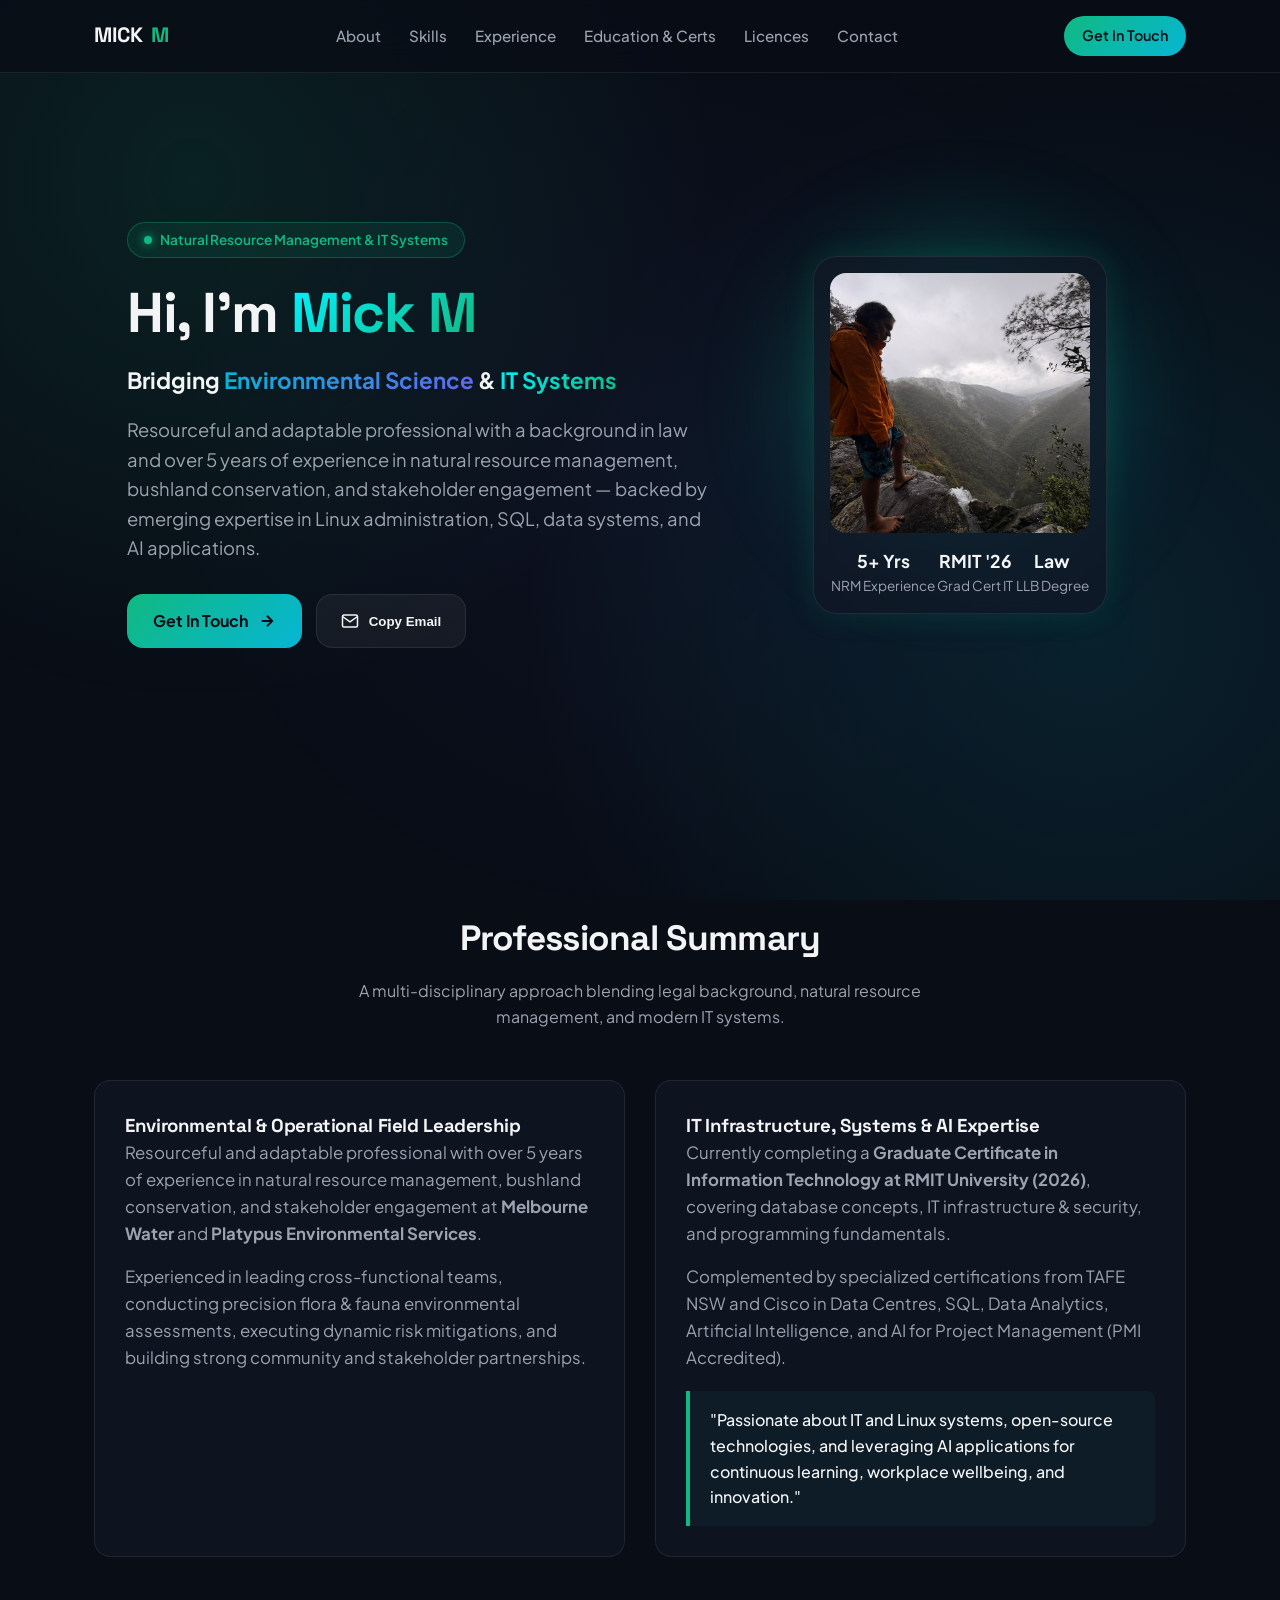
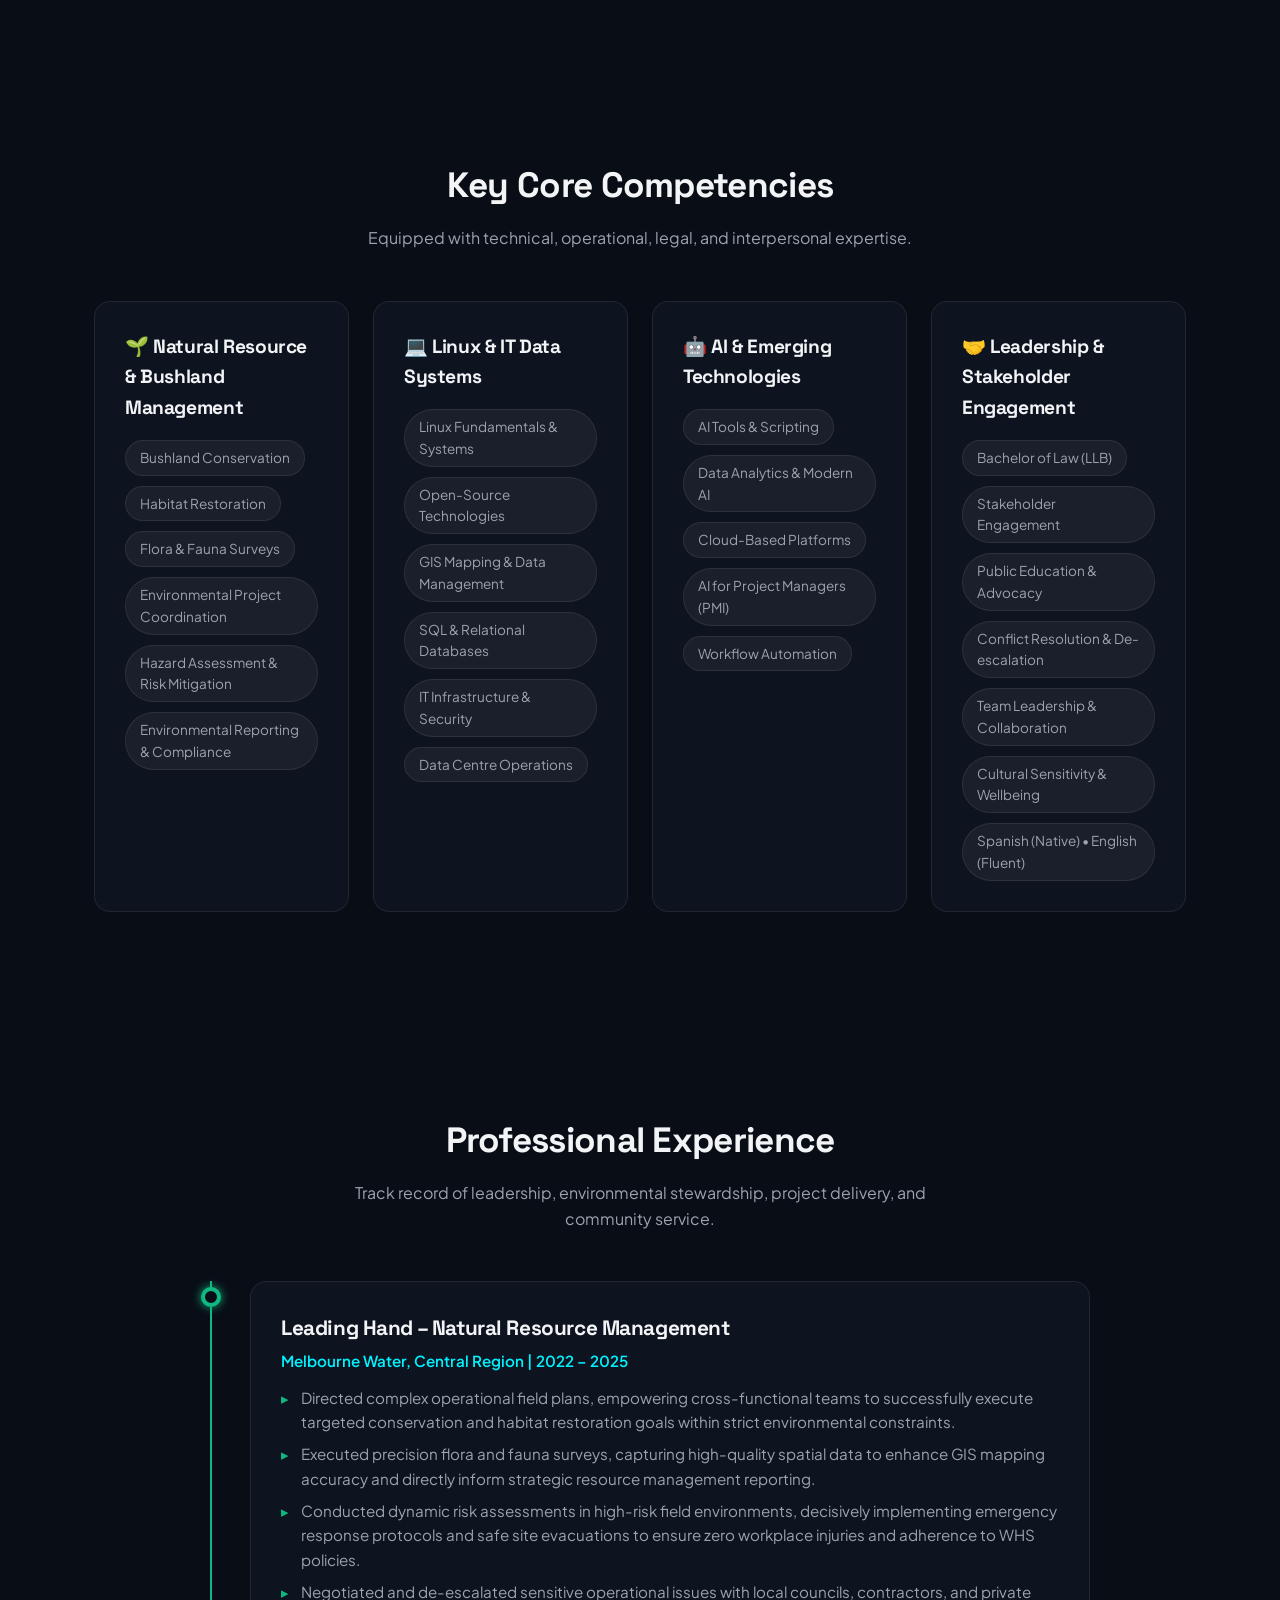
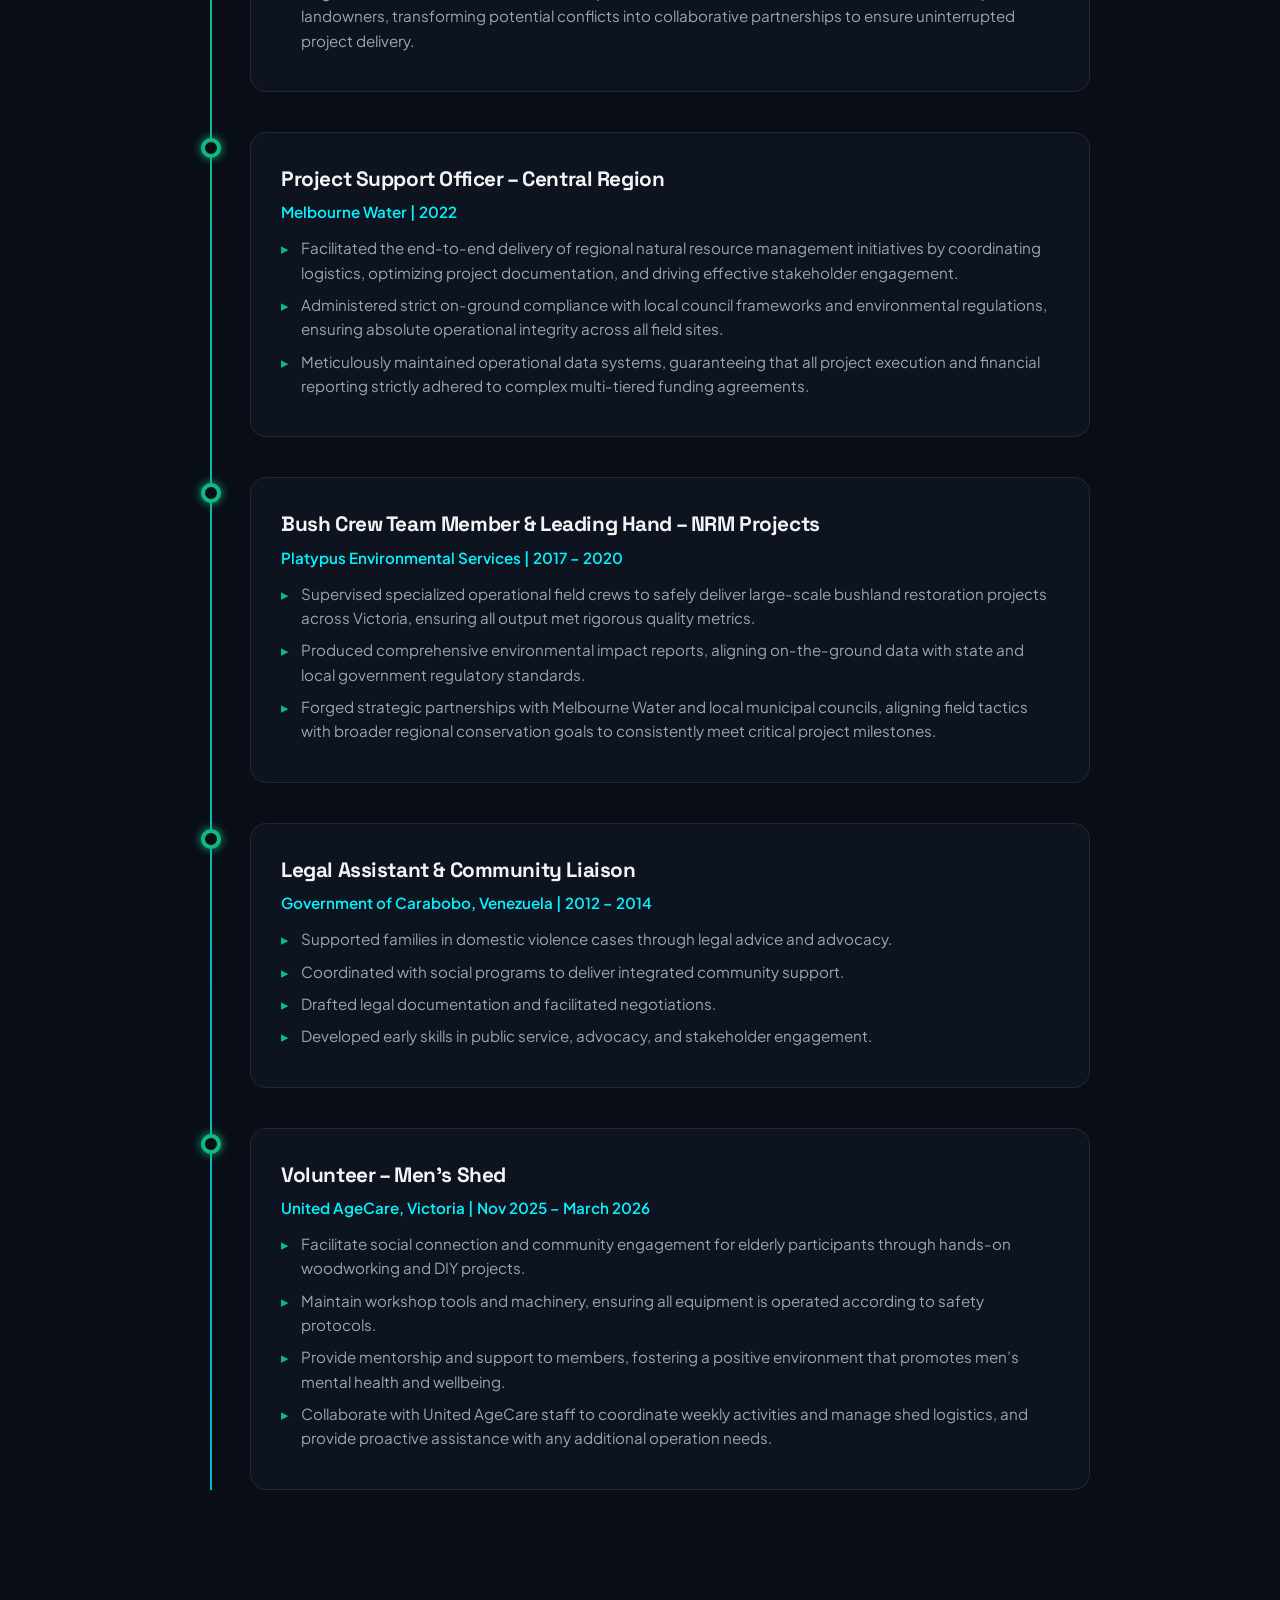
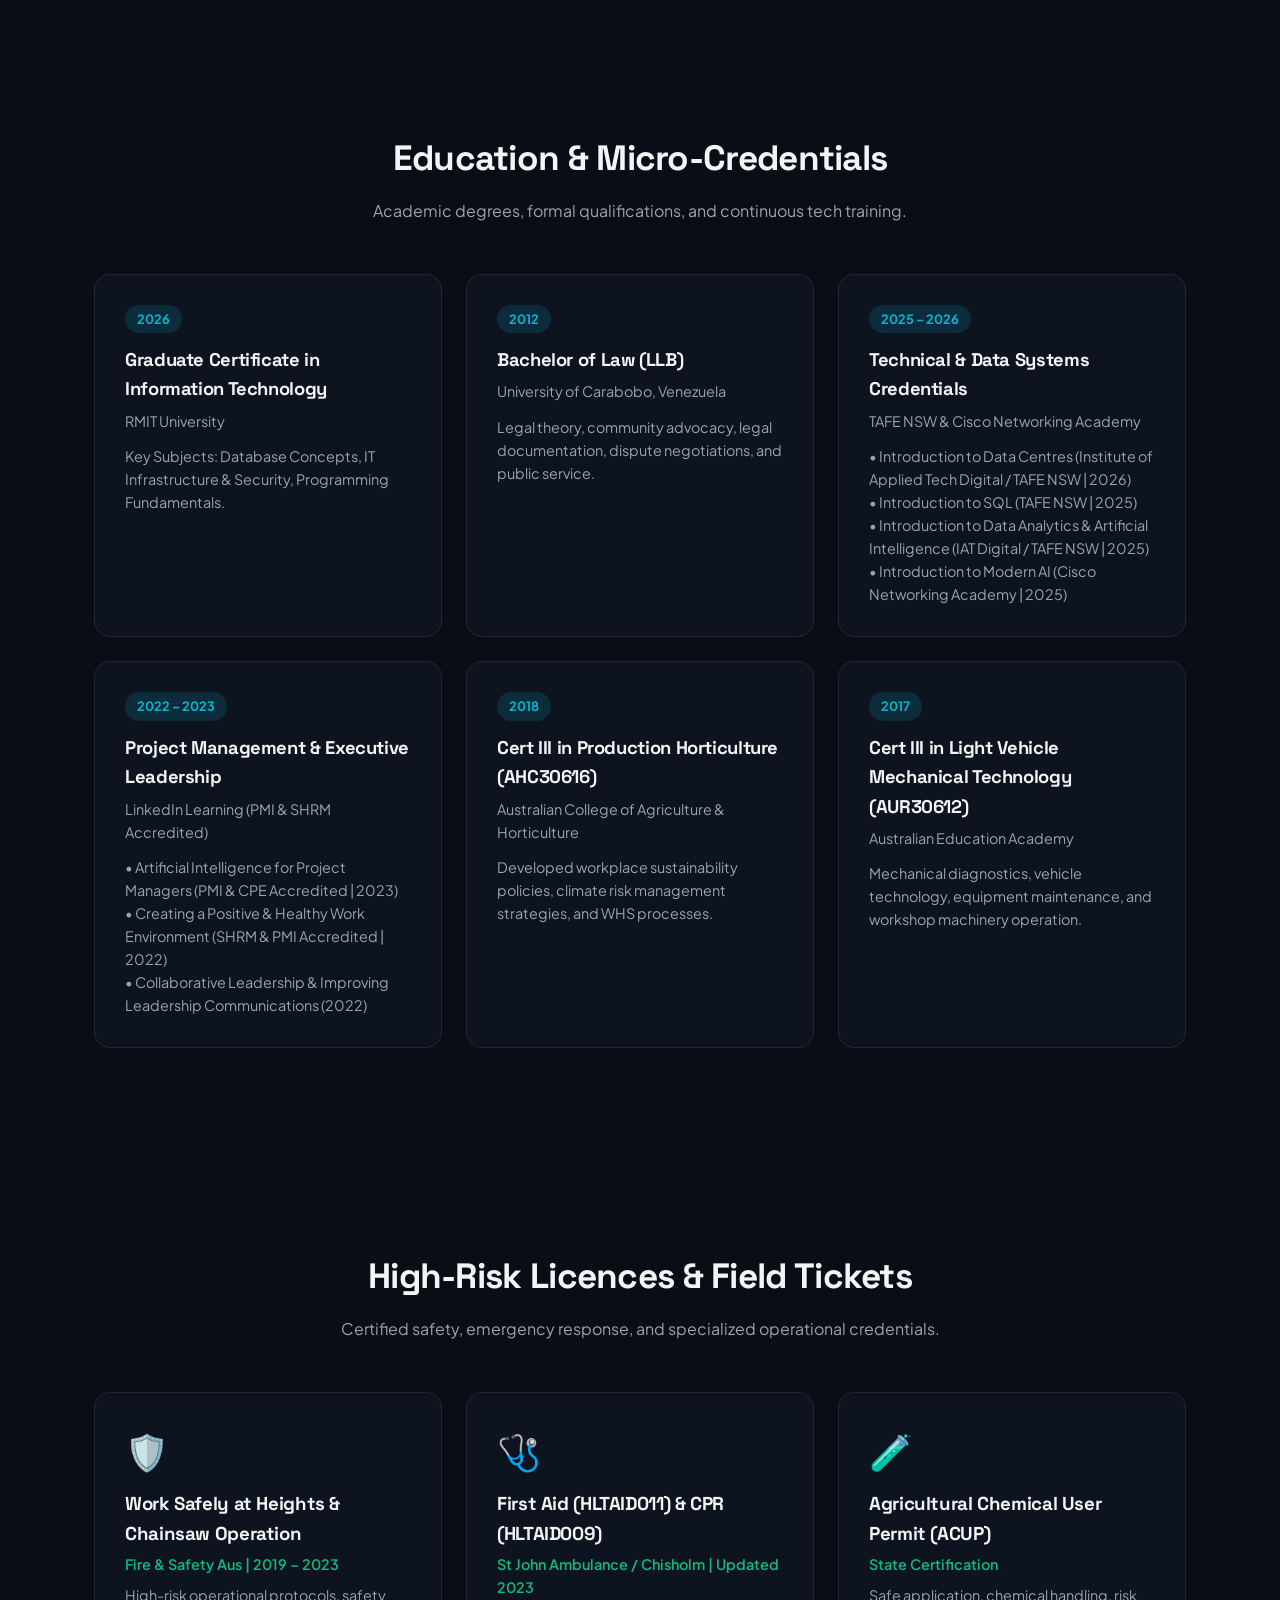
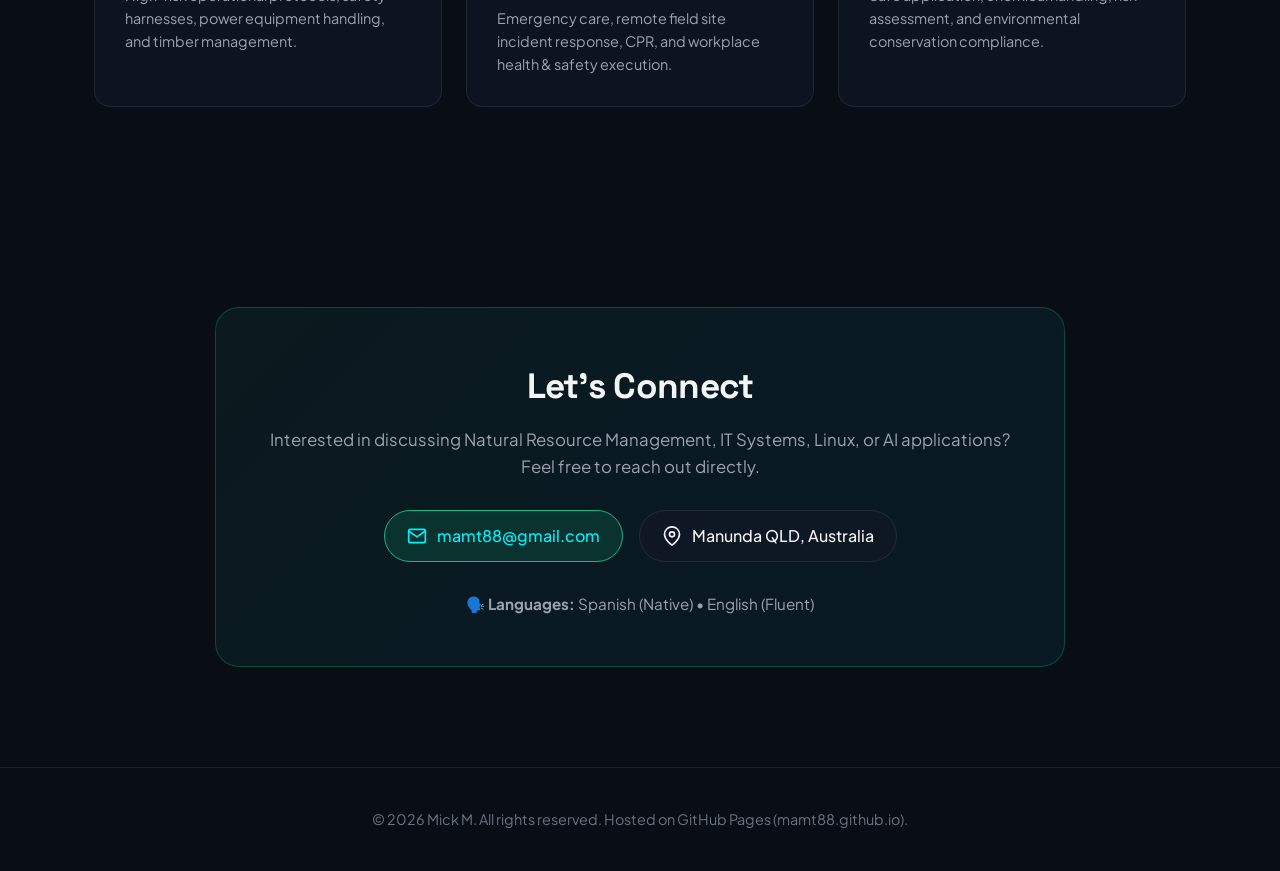
<file: index.html>
<!DOCTYPE html>
<html lang="en">
<head>
  <meta charset="UTF-8">
  <meta name="viewport" content="width=device-width, initial-scale=1.0">
  <title>Mick M | Natural Resource Management & IT Systems Specialist</title>
  <meta name="description" content="Personal Portfolio & Professional Profile of Mick M - Specialist in Natural Resource Management, IT Systems, Linux Administration, and AI Applications.">
  <meta name="keywords" content="Mick M, NRM, Environmental Management, IT Systems, Linux, RMIT, Melbourne Water, Data Analytics, GIS, Manunda QLD">
  <link rel="stylesheet" href="style.css">
  <link rel="icon" href="data:image/svg+xml,<svg xmlns=%22http://www.w3.org/2000/svg%22 viewBox=%220 0 100 100%22><text y=%22.9em%22 font-size=%2290%22>🌱</text></svg>">
</head>
<body>

  <!-- Background Ambient Glow -->
  <div class="bg-glow"></div>

  <!-- Navigation Bar -->
  <nav class="navbar">
    <div class="container nav-container">
      <a href="#" class="nav-logo">
        MICK <span>M</span>
      </a>
      <ul class="nav-links">
        <li><a href="#about">About</a></li>
        <li><a href="#skills">Skills</a></li>
        <li><a href="#experience">Experience</a></li>
        <li><a href="#education">Education & Certs</a></li>
        <li><a href="#tickets">Licences</a></li>
        <li><a href="#contact">Contact</a></li>
      </ul>
      <a href="mailto:mamt88@gmail.com" class="nav-btn">Get In Touch</a>
    </div>
  </nav>

  <!-- Hero Section -->
  <header class="hero">
    <div class="container hero-grid">
      <div class="hero-content">
        <div class="badge">
          <span class="badge-dot"></span>
          Natural Resource Management & IT Systems
        </div>
        <h1 class="hero-title">
          Hi, I'm <span class="gradient-text">Mick M</span>
        </h1>
        <p style="font-size: 1.4rem; font-weight: 700; color: var(--text-main); margin-bottom: 16px;">
          Bridging <span class="gradient-text-alt">Environmental Science</span> & <span class="gradient-text">IT Systems</span>
        </p>
        <p class="hero-subtitle">
          Resourceful and adaptable professional with a background in law and over 5 years of experience in natural resource management, bushland conservation, and stakeholder engagement — backed by emerging expertise in Linux administration, SQL, data systems, and AI applications.
        </p>
        <div class="hero-actions">
          <a href="mailto:mamt88@gmail.com" class="btn-primary">
            Get In Touch
            <svg width="18" height="18" viewBox="0 0 24 24" fill="none" stroke="currentColor" stroke-width="2.5"><path d="M5 12h14M12 5l7 7-7 7"/></svg>
          </a>
          <button onclick="copyEmail()" class="btn-secondary" title="Copy Email Address">
            <svg width="18" height="18" viewBox="0 0 24 24" fill="none" stroke="currentColor" stroke-width="2"><path d="M4 4h16c1.1 0 2 .9 2 2v12c0 1.1-.9 2-2 2H4c-1.1 0-2-.9-2-2V6c0-1.1.9-2 2-2z"/><polyline points="22,6 12,13 2,6"/></svg>
            Copy Email
          </button>
        </div>
      </div>

      <div class="hero-avatar-wrapper">
        <div class="avatar-glow"></div>
        <div class="avatar-card">
          <img src="avatar.jpg" alt="Mick M Profile Photo" class="avatar-img">
          <div class="avatar-meta">
            <div>
              <strong>5+ Yrs</strong>
              <span>NRM Experience</span>
            </div>
            <div>
              <strong>RMIT '26</strong>
              <span>Grad Cert IT</span>
            </div>
            <div>
              <strong>Law</strong>
              <span>LLB Degree</span>
            </div>
          </div>
        </div>
      </div>
    </div>
  </header>

  <!-- About Section -->
  <section id="about" class="section">
    <div class="container">
      <h2 class="section-title">Professional Summary</h2>
      <p class="section-subtitle">A multi-disciplinary approach blending legal background, natural resource management, and modern IT systems.</p>

      <div class="about-grid">
        <div class="glass-card about-text">
          <h3>Environmental & Operational Field Leadership</h3>
          <p>
            Resourceful and adaptable professional with over 5 years of experience in natural resource management, bushland conservation, and stakeholder engagement at <strong>Melbourne Water</strong> and <strong>Platypus Environmental Services</strong>.
          </p>
          <p>
            Experienced in leading cross-functional teams, conducting precision flora & fauna environmental assessments, executing dynamic risk mitigations, and building strong community and stakeholder partnerships.
          </p>
        </div>

        <div class="glass-card about-text">
          <h3>IT Infrastructure, Systems & AI Expertise</h3>
          <p>
            Currently completing a <strong>Graduate Certificate in Information Technology at RMIT University (2026)</strong>, covering database concepts, IT infrastructure & security, and programming fundamentals.
          </p>
          <p>
            Complemented by specialized certifications from TAFE NSW and Cisco in Data Centres, SQL, Data Analytics, Artificial Intelligence, and AI for Project Management (PMI Accredited).
          </p>
          <div class="highlight-box">
            "Passionate about IT and Linux systems, open-source technologies, and leveraging AI applications for continuous learning, workplace wellbeing, and innovation."
          </div>
        </div>
      </div>
    </div>
  </section>

  <!-- Skills Matrix -->
  <section id="skills" class="section">
    <div class="container">
      <h2 class="section-title">Key Core Competencies</h2>
      <p class="section-subtitle">Equipped with technical, operational, legal, and interpersonal expertise.</p>

      <div class="skills-grid">
        <div class="glass-card skill-card">
          <h3>🌱 Natural Resource & Bushland Management</h3>
          <div class="skill-tags">
            <span class="tag">Bushland Conservation</span>
            <span class="tag">Habitat Restoration</span>
            <span class="tag">Flora & Fauna Surveys</span>
            <span class="tag">Environmental Project Coordination</span>
            <span class="tag">Hazard Assessment & Risk Mitigation</span>
            <span class="tag">Environmental Reporting & Compliance</span>
          </div>
        </div>

        <div class="glass-card skill-card">
          <h3>💻 Linux & IT Data Systems</h3>
          <div class="skill-tags">
            <span class="tag">Linux Fundamentals & Systems</span>
            <span class="tag">Open-Source Technologies</span>
            <span class="tag">GIS Mapping & Data Management</span>
            <span class="tag">SQL & Relational Databases</span>
            <span class="tag">IT Infrastructure & Security</span>
            <span class="tag">Data Centre Operations</span>
          </div>
        </div>

        <div class="glass-card skill-card">
          <h3>🤖 AI & Emerging Technologies</h3>
          <div class="skill-tags">
            <span class="tag">AI Tools & Scripting</span>
            <span class="tag">Data Analytics & Modern AI</span>
            <span class="tag">Cloud-Based Platforms</span>
            <span class="tag">AI for Project Managers (PMI)</span>
            <span class="tag">Workflow Automation</span>
          </div>
        </div>

        <div class="glass-card skill-card">
          <h3>🤝 Leadership & Stakeholder Engagement</h3>
          <div class="skill-tags">
            <span class="tag">Bachelor of Law (LLB)</span>
            <span class="tag">Stakeholder Engagement</span>
            <span class="tag">Public Education & Advocacy</span>
            <span class="tag">Conflict Resolution & De-escalation</span>
            <span class="tag">Team Leadership & Collaboration</span>
            <span class="tag">Cultural Sensitivity & Wellbeing</span>
            <span class="tag">Spanish (Native) • English (Fluent)</span>
          </div>
        </div>
      </div>
    </div>
  </section>

  <!-- Experience Section -->
  <section id="experience" class="section">
    <div class="container">
      <h2 class="section-title">Professional Experience</h2>
      <p class="section-subtitle">Track record of leadership, environmental stewardship, project delivery, and community service.</p>

      <div class="timeline">
        <!-- Melbourne Water Leading Hand -->
        <div class="timeline-item">
          <div class="timeline-dot"></div>
          <div class="glass-card">
            <h3 class="timeline-role">Leading Hand – Natural Resource Management</h3>
            <div class="timeline-company">Melbourne Water, Central Region | 2022 – 2025</div>
            <div class="timeline-body">
              <ul>
                <li>Directed complex operational field plans, empowering cross-functional teams to successfully execute targeted conservation and habitat restoration goals within strict environmental constraints.</li>
                <li>Executed precision flora and fauna surveys, capturing high-quality spatial data to enhance GIS mapping accuracy and directly inform strategic resource management reporting.</li>
                <li>Conducted dynamic risk assessments in high-risk field environments, decisively implementing emergency response protocols and safe site evacuations to ensure zero workplace injuries and adherence to WHS policies.</li>
                <li>Negotiated and de-escalated sensitive operational issues with local councils, contractors, and private landowners, transforming potential conflicts into collaborative partnerships to ensure uninterrupted project delivery.</li>
              </ul>
            </div>
          </div>
        </div>

        <!-- Melbourne Water Support Officer -->
        <div class="timeline-item">
          <div class="timeline-dot"></div>
          <div class="glass-card">
            <h3 class="timeline-role">Project Support Officer – Central Region</h3>
            <div class="timeline-company">Melbourne Water | 2022</div>
            <div class="timeline-body">
              <ul>
                <li>Facilitated the end-to-end delivery of regional natural resource management initiatives by coordinating logistics, optimizing project documentation, and driving effective stakeholder engagement.</li>
                <li>Administered strict on-ground compliance with local council frameworks and environmental regulations, ensuring absolute operational integrity across all field sites.</li>
                <li>Meticulously maintained operational data systems, guaranteeing that all project execution and financial reporting strictly adhered to complex multi-tiered funding agreements.</li>
              </ul>
            </div>
          </div>
        </div>

        <!-- Platypus Environmental -->
        <div class="timeline-item">
          <div class="timeline-dot"></div>
          <div class="glass-card">
            <h3 class="timeline-role">Bush Crew Team Member & Leading Hand – NRM Projects</h3>
            <div class="timeline-company">Platypus Environmental Services | 2017 – 2020</div>
            <div class="timeline-body">
              <ul>
                <li>Supervised specialized operational field crews to safely deliver large-scale bushland restoration projects across Victoria, ensuring all output met rigorous quality metrics.</li>
                <li>Produced comprehensive environmental impact reports, aligning on-the-ground data with state and local government regulatory standards.</li>
                <li>Forged strategic partnerships with Melbourne Water and local municipal councils, aligning field tactics with broader regional conservation goals to consistently meet critical project milestones.</li>
              </ul>
            </div>
          </div>
        </div>

        <!-- Legal Assistant -->
        <div class="timeline-item">
          <div class="timeline-dot"></div>
          <div class="glass-card">
            <h3 class="timeline-role">Legal Assistant & Community Liaison</h3>
            <div class="timeline-company">Government of Carabobo, Venezuela | 2012 – 2014</div>
            <div class="timeline-body">
              <ul>
                <li>Supported families in domestic violence cases through legal advice and advocacy.</li>
                <li>Coordinated with social programs to deliver integrated community support.</li>
                <li>Drafted legal documentation and facilitated negotiations.</li>
                <li>Developed early skills in public service, advocacy, and stakeholder engagement.</li>
              </ul>
            </div>
          </div>
        </div>

        <!-- Volunteer Men's Shed -->
        <div class="timeline-item">
          <div class="timeline-dot"></div>
          <div class="glass-card">
            <h3 class="timeline-role">Volunteer – Men’s Shed</h3>
            <div class="timeline-company">United AgeCare, Victoria | Nov 2025 – March 2026</div>
            <div class="timeline-body">
              <ul>
                <li>Facilitate social connection and community engagement for elderly participants through hands-on woodworking and DIY projects.</li>
                <li>Maintain workshop tools and machinery, ensuring all equipment is operated according to safety protocols.</li>
                <li>Provide mentorship and support to members, fostering a positive environment that promotes men’s mental health and wellbeing.</li>
                <li>Collaborate with United AgeCare staff to coordinate weekly activities and manage shed logistics, and provide proactive assistance with any additional operation needs.</li>
              </ul>
            </div>
          </div>
        </div>
      </div>
    </div>
  </section>

  <!-- Education & Micro-Credentials -->
  <section id="education" class="section">
    <div class="container">
      <h2 class="section-title">Education & Micro-Credentials</h2>
      <p class="section-subtitle">Academic degrees, formal qualifications, and continuous tech training.</p>

      <div class="edu-grid">
        <div class="glass-card edu-card">
          <div>
            <span class="edu-year">2026</span>
            <h3 class="edu-title">Graduate Certificate in Information Technology</h3>
            <div class="edu-institution">RMIT University</div>
            <p style="color: var(--text-muted); font-size: 0.9rem;">
              Key Subjects: Database Concepts, IT Infrastructure & Security, Programming Fundamentals.
            </p>
          </div>
        </div>

        <div class="glass-card edu-card">
          <div>
            <span class="edu-year">2012</span>
            <h3 class="edu-title">Bachelor of Law (LLB)</h3>
            <div class="edu-institution">University of Carabobo, Venezuela</div>
            <p style="color: var(--text-muted); font-size: 0.9rem;">
              Legal theory, community advocacy, legal documentation, dispute negotiations, and public service.
            </p>
          </div>
        </div>

        <div class="glass-card edu-card">
          <div>
            <span class="edu-year">2025 – 2026</span>
            <h3 class="edu-title">Technical & Data Systems Credentials</h3>
            <div class="edu-institution">TAFE NSW & Cisco Networking Academy</div>
            <p style="color: var(--text-muted); font-size: 0.9rem;">
              • Introduction to Data Centres (Institute of Applied Tech Digital / TAFE NSW | 2026)<br>
              • Introduction to SQL (TAFE NSW | 2025)<br>
              • Introduction to Data Analytics & Artificial Intelligence (IAT Digital / TAFE NSW | 2025)<br>
              • Introduction to Modern AI (Cisco Networking Academy | 2025)
            </p>
          </div>
        </div>

        <div class="glass-card edu-card">
          <div>
            <span class="edu-year">2022 – 2023</span>
            <h3 class="edu-title">Project Management & Executive Leadership</h3>
            <div class="edu-institution">LinkedIn Learning (PMI & SHRM Accredited)</div>
            <p style="color: var(--text-muted); font-size: 0.9rem;">
              • Artificial Intelligence for Project Managers (PMI & CPE Accredited | 2023)<br>
              • Creating a Positive & Healthy Work Environment (SHRM & PMI Accredited | 2022)<br>
              • Collaborative Leadership & Improving Leadership Communications (2022)
            </p>
          </div>
        </div>

        <div class="glass-card edu-card">
          <div>
            <span class="edu-year">2018</span>
            <h3 class="edu-title">Cert III in Production Horticulture (AHC30616)</h3>
            <div class="edu-institution">Australian College of Agriculture & Horticulture</div>
            <p style="color: var(--text-muted); font-size: 0.9rem;">
              Developed workplace sustainability policies, climate risk management strategies, and WHS processes.
            </p>
          </div>
        </div>

        <div class="glass-card edu-card">
          <div>
            <span class="edu-year">2017</span>
            <h3 class="edu-title">Cert III in Light Vehicle Mechanical Technology (AUR30612)</h3>
            <div class="edu-institution">Australian Education Academy</div>
            <p style="color: var(--text-muted); font-size: 0.9rem;">
              Mechanical diagnostics, vehicle technology, equipment maintenance, and workshop machinery operation.
            </p>
          </div>
        </div>
      </div>
    </div>
  </section>

  <!-- Licences & Field Tickets Section -->
  <section id="tickets" class="section">
    <div class="container">
      <h2 class="section-title">High-Risk Licences & Field Tickets</h2>
      <p class="section-subtitle">Certified safety, emergency response, and specialized operational credentials.</p>

      <div class="skills-grid" style="grid-template-columns: repeat(auto-fit, minmax(300px, 1fr));">
        <div class="glass-card ticket-card">
          <div class="ticket-icon">🛡️</div>
          <h3>Work Safely at Heights & Chainsaw Operation</h3>
          <p class="ticket-org">Fire & Safety Aus | 2019 – 2023</p>
          <p style="color: var(--text-muted); font-size: 0.9rem; margin-top: 8px;">
            High-risk operational protocols, safety harnesses, power equipment handling, and timber management.
          </p>
        </div>

        <div class="glass-card ticket-card">
          <div class="ticket-icon">🩺</div>
          <h3>First Aid (HLTAID011) & CPR (HLTAID009)</h3>
          <p class="ticket-org">St John Ambulance / Chisholm | Updated 2023</p>
          <p style="color: var(--text-muted); font-size: 0.9rem; margin-top: 8px;">
            Emergency care, remote field site incident response, CPR, and workplace health & safety execution.
          </p>
        </div>

        <div class="glass-card ticket-card">
          <div class="ticket-icon">🧪</div>
          <h3>Agricultural Chemical User Permit (ACUP)</h3>
          <p class="ticket-org">State Certification</p>
          <p style="color: var(--text-muted); font-size: 0.9rem; margin-top: 8px;">
            Safe application, chemical handling, risk assessment, and environmental conservation compliance.
          </p>
        </div>
      </div>
    </div>
  </section>

  <!-- Contact Section -->
  <section id="contact" class="section">
    <div class="container">
      <div class="contact-box">
        <h2 class="section-title">Let's Connect</h2>
        <p style="color: var(--text-muted); font-size: 1.05rem;">
          Interested in discussing Natural Resource Management, IT Systems, Linux, or AI applications? Feel free to reach out directly.
        </p>

        <div class="contact-info">
          <a href="mailto:mamt88@gmail.com" class="contact-item highlight-contact">
            <svg width="20" height="20" viewBox="0 0 24 24" fill="none" stroke="currentColor" stroke-width="2"><path d="M4 4h16c1.1 0 2 .9 2 2v12c0 1.1-.9 2-2 2H4c-1.1 0-2-.9-2-2V6c0-1.1.9-2 2-2z"/><polyline points="22,6 12,13 2,6"/></svg>
            <span>mamt88@gmail.com</span>
          </a>

          <div class="contact-item" style="cursor: default;">
            <svg width="20" height="20" viewBox="0 0 24 24" fill="none" stroke="currentColor" stroke-width="2"><path d="M21 10c0 7-9 13-9 13s-9-6-9-13a9 9 0 0 1 18 0z"/><circle cx="12" cy="10" r="3"/></svg>
            <span>Manunda QLD, Australia</span>
          </div>
        </div>

        <div style="display: flex; justify-content: center; font-size: 0.95rem; color: var(--text-muted); margin-top: 15px;">
          <span>🗣️ <strong>Languages:</strong> Spanish (Native) • English (Fluent)</span>
        </div>
      </div>
    </div>
  </section>

  <!-- Footer -->
  <footer>
    <div class="container">
      <p>© 2026 Mick M. All rights reserved. Hosted on GitHub Pages (mamt88.github.io).</p>
    </div>
  </footer>

  <!-- Toast Notification -->
  <div id="toast" class="toast">Email copied to clipboard!</div>

  <script src="script.js"></script>
</body>
</html>
</file>
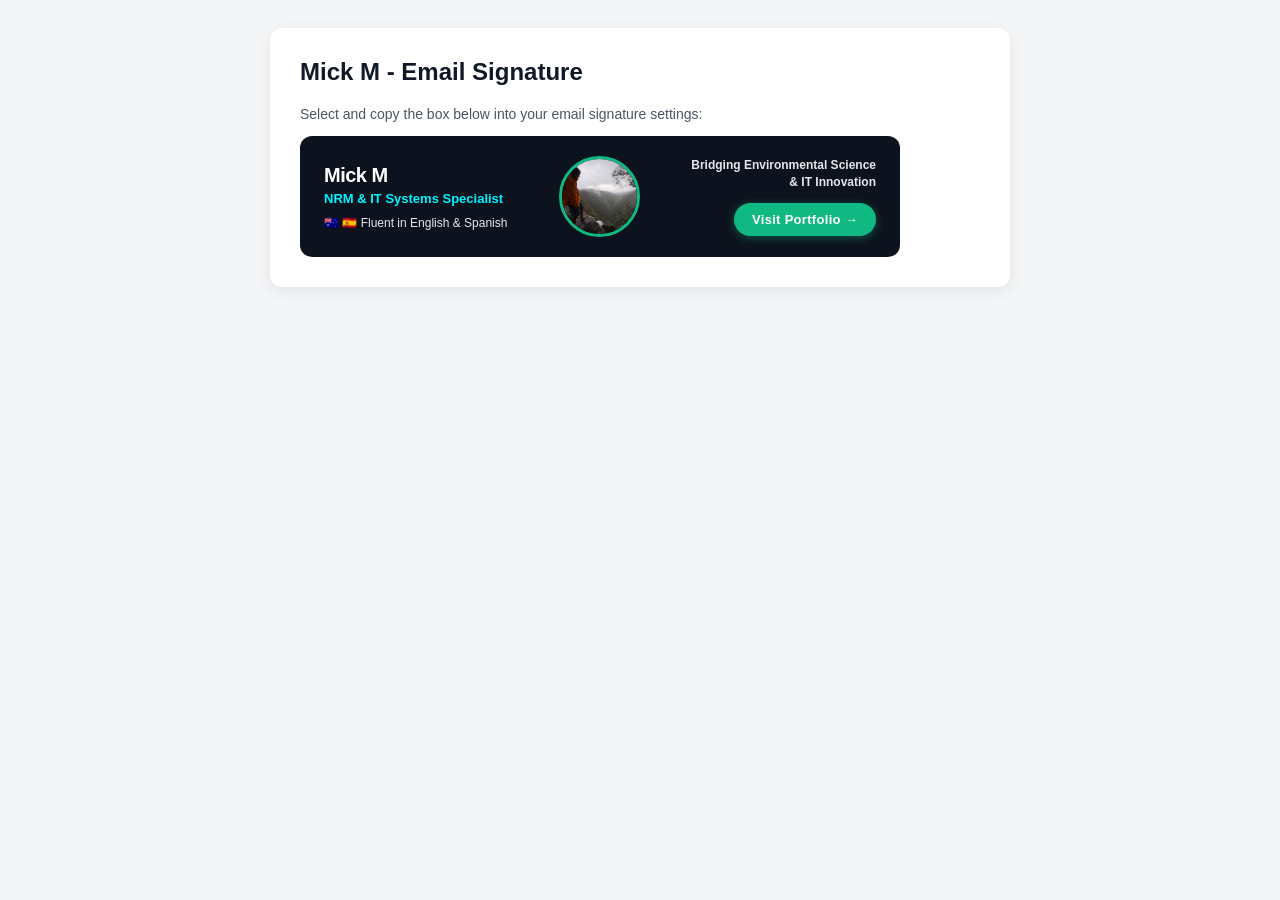
<file: signature.html>
<!DOCTYPE html>
<html>
<head>
  <meta charset="utf-8">
  <title>Mick M Email Signature</title>
</head>
<body style="font-family: Arial, sans-serif; padding: 20px; background-color: #f4f5f7;">

  <div style="max-width: 680px; margin: 0 auto; background: white; padding: 30px; border-radius: 12px; box-shadow: 0 4px 15px rgba(0,0,0,0.08);">
    <h2 style="font-family: Arial, sans-serif; color: #111827; margin-top: 0;">Mick M - Email Signature</h2>
    <p style="color: #4b5563; font-size: 14px;">Select and copy the box below into your email signature settings:</p>

    <!-- Email-Client Compatible Signature Table -->
    <table cellpadding="0" cellspacing="0" border="0" style="font-family: 'Helvetica Neue', Helvetica, Arial, sans-serif; background-color: #0d131e; color: #ffffff; border-radius: 12px; padding: 20px 24px; width: 600px; max-width: 100%; border-collapse: separate;">
      <tr>
        <!-- Left Column: Name & Title -->
        <td style="vertical-align: middle; padding-right: 15px;">
          <div style="font-size: 20px; font-weight: 800; color: #ffffff; letter-spacing: -0.5px; line-height: 1.2;">Mick M</div>
          <div style="font-size: 13px; font-weight: 700; color: #00f2fe; margin-top: 4px; line-height: 1.3;">NRM & IT Systems Specialist</div>
          <div style="font-size: 12px; color: #9ca3af; margin-top: 8px;">
            🇦🇺 🇪🇸 <span style="color: #e5e7eb; font-weight: 500;">Fluent in English & Spanish</span>
          </div>
        </td>

        <!-- Center Column: Profile Photo -->
        <td style="vertical-align: middle; text-align: center; padding: 0 10px; width: 90px;">
          <img src="https://mamt88.github.io/avatar.jpg" alt="Mick M" style="width: 75px; height: 75px; border-radius: 50%; border: 3px solid #10b981; object-fit: cover; display: block; margin: 0 auto;">
        </td>

        <!-- Right Column: Tagline & High-Visibility Solid Button -->
        <td style="vertical-align: middle; padding-left: 15px; text-align: right;">
          <div style="font-size: 12px; font-weight: 600; color: #e5e7eb; line-height: 1.4; margin-bottom: 12px;">
            Bridging Environmental Science<br>&amp; IT Innovation
          </div>
          <!-- Solid background color button compatible with Gmail/Outlook -->
          <div>
            <a href="https://mamt88.github.io" target="_blank" style="background-color: #10b981; color: #ffffff !important; text-decoration: none; padding: 9px 18px; border-radius: 20px; font-size: 13px; font-weight: 800; display: inline-block; letter-spacing: 0.3px; box-shadow: 0 2px 8px rgba(16,185,129,0.4);">
              Visit Portfolio &rarr;
            </a>
          </div>
        </td>
      </tr>
    </table>
  </div>

</body>
</html>
</file>
<file: style.css>
/* ----------------------------------------------------
   Miguel Melendez - Personal Portfolio Stylesheet
   Modern Glassmorphism & Cyber-Eco Dark Theme
   ---------------------------------------------------- */

@import url('https://fonts.googleapis.com/css2?family=Plus+Jakarta+Sans:wght@300;400;500;600;700;800&family=Space+Grotesk:wght@500;700&display=swap');

:root {
  --bg-dark: #090d16;
  --bg-card: rgba(18, 24, 38, 0.7);
  --bg-card-hover: rgba(28, 37, 56, 0.85);
  --border-color: rgba(255, 255, 255, 0.08);
  --border-glow: rgba(16, 185, 129, 0.3);
  
  --primary-teal: #00f2fe;
  --primary-emerald: #10b981;
  --accent-cyan: #06b6d4;
  --accent-indigo: #6366f1;
  
  --text-main: #f3f4f6;
  --text-muted: #9ca3af;
  --text-dim: #6b7280;

  --font-main: 'Plus Jakarta Sans', sans-serif;
  --font-heading: 'Space Grotesk', sans-serif;

  --radius-sm: 8px;
  --radius-md: 16px;
  --radius-lg: 24px;
  --radius-full: 9999px;

  --shadow-glow: 0 0 30px rgba(16, 185, 129, 0.15);
  --transition: all 0.3s cubic-bezier(0.4, 0, 0.2, 1);
}

/* Reset & Base Styles */
* {
  margin: 0;
  padding: 0;
  box-sizing: border-box;
}

html {
  scroll-behavior: smooth;
  color-scheme: dark;
}

body {
  font-family: var(--font-main);
  background-color: var(--bg-dark);
  color: var(--text-main);
  line-height: 1.6;
  overflow-x: hidden;
  position: relative;
}

/* Background Animated Gradient Mesh */
.bg-glow {
  position: fixed;
  top: 0;
  left: 0;
  width: 100vw;
  height: 100vh;
  z-index: -1;
  pointer-events: none;
  background: 
    radial-gradient(circle at 15% 20%, rgba(16, 185, 129, 0.12) 0%, transparent 40%),
    radial-gradient(circle at 85% 70%, rgba(6, 182, 212, 0.12) 0%, transparent 45%),
    radial-gradient(circle at 50% 50%, rgba(99, 102, 241, 0.05) 0%, transparent 60%);
}

.container {
  max-width: 1140px;
  margin: 0 auto;
  padding: 0 24px;
}

/* Typography */
h1, h2, h3, h4 {
  font-family: var(--font-heading);
  color: var(--text-main);
  letter-spacing: -0.02em;
}

.gradient-text {
  background: linear-gradient(135deg, var(--primary-teal) 0%, var(--primary-emerald) 100%);
  -webkit-background-clip: text;
  -webkit-text-fill-color: transparent;
}

.gradient-text-alt {
  background: linear-gradient(135deg, var(--accent-cyan) 0%, var(--accent-indigo) 100%);
  -webkit-background-clip: text;
  -webkit-text-fill-color: transparent;
}

/* Navigation Bar */
.navbar {
  position: fixed;
  top: 0;
  left: 0;
  right: 0;
  z-index: 1000;
  backdrop-filter: blur(16px);
  -webkit-backdrop-filter: blur(16px);
  background: rgba(9, 13, 22, 0.75);
  border-bottom: 1px solid var(--border-color);
  transition: var(--transition);
}

.nav-container {
  display: flex;
  justify-content: space-between;
  align-items: center;
  height: 72px;
}

.nav-logo {
  font-family: var(--font-heading);
  font-size: 1.3rem;
  font-weight: 700;
  color: var(--text-main);
  text-decoration: none;
  display: flex;
  align-items: center;
  gap: 8px;
}

.nav-logo span {
  color: var(--primary-emerald);
}

.nav-links {
  display: flex;
  gap: 28px;
  list-style: none;
}

.nav-links a {
  color: var(--text-muted);
  text-decoration: none;
  font-size: 0.95rem;
  font-weight: 500;
  transition: var(--transition);
}

.nav-links a:hover {
  color: var(--primary-teal);
}

.nav-btn {
  background: linear-gradient(135deg, var(--primary-emerald), var(--accent-cyan));
  color: #090d16;
  padding: 8px 18px;
  border-radius: var(--radius-full);
  font-weight: 600;
  font-size: 0.9rem;
  text-decoration: none;
  transition: var(--transition);
  display: inline-flex;
  align-items: center;
}

.nav-btn:hover {
  transform: translateY(-2px);
  box-shadow: 0 4px 15px rgba(16, 185, 129, 0.4);
}

.nav-btn-secondary {
  background: rgba(255, 255, 255, 0.08);
  color: var(--text-main);
  padding: 7px 14px;
  border-radius: var(--radius-full);
  font-weight: 600;
  font-size: 0.85rem;
  text-decoration: none;
  display: inline-flex;
  align-items: center;
  gap: 6px;
  border: 1px solid var(--border-color);
  transition: var(--transition);
}

.nav-btn-secondary:hover {
  background: rgba(255, 255, 255, 0.15);
  border-color: var(--primary-teal);
  color: var(--primary-teal);
  transform: translateY(-2px);
}

/* Hero Section */
.hero {
  padding: 160px 0 100px;
  display: flex;
  align-items: center;
  min-height: 90vh;
}

.hero-grid {
  display: grid;
  grid-template-columns: 1.2fr 0.8fr;
  gap: 60px;
  align-items: center;
}

.badge {
  display: inline-flex;
  align-items: center;
  gap: 8px;
  padding: 6px 16px;
  background: rgba(16, 185, 129, 0.1);
  border: 1px solid rgba(16, 185, 129, 0.3);
  border-radius: var(--radius-full);
  color: var(--primary-emerald);
  font-size: 0.85rem;
  font-weight: 600;
  margin-bottom: 24px;
}

.badge-dot {
  width: 8px;
  height: 8px;
  background: var(--primary-emerald);
  border-radius: 50%;
  box-shadow: 0 0 10px var(--primary-emerald);
  animation: pulse 2s infinite;
}

@keyframes pulse {
  0% { transform: scale(0.95); opacity: 0.8; }
  50% { transform: scale(1.2); opacity: 1; }
  100% { transform: scale(0.95); opacity: 0.8; }
}

.hero-title {
  font-size: 3.5rem;
  line-height: 1.1;
  font-weight: 800;
  margin-bottom: 20px;
}

.hero-subtitle {
  font-size: 1.15rem;
  color: var(--text-muted);
  margin-bottom: 32px;
  max-width: 580px;
}

.hero-actions {
  display: flex;
  gap: 14px;
  flex-wrap: wrap;
}

.btn-primary {
  background: linear-gradient(135deg, var(--primary-emerald) 0%, var(--accent-cyan) 100%);
  color: #050b14;
  padding: 14px 26px;
  border-radius: var(--radius-md);
  font-weight: 700;
  text-decoration: none;
  display: inline-flex;
  align-items: center;
  gap: 10px;
  border: none;
  cursor: pointer;
  transition: var(--transition);
}

.btn-primary:hover {
  transform: translateY(-3px);
  box-shadow: 0 10px 25px rgba(16, 185, 129, 0.3);
}

.btn-secondary {
  background: rgba(255, 255, 255, 0.05);
  color: var(--text-main);
  padding: 14px 24px;
  border-radius: var(--radius-md);
  font-weight: 600;
  text-decoration: none;
  display: inline-flex;
  align-items: center;
  gap: 10px;
  border: 1px solid var(--border-color);
  cursor: pointer;
  transition: var(--transition);
}

.btn-secondary:hover {
  background: rgba(255, 255, 255, 0.1);
  border-color: rgba(255, 255, 255, 0.2);
  transform: translateY(-3px);
}

.hero-avatar-wrapper {
  position: relative;
  display: flex;
  justify-content: center;
}

.avatar-glow {
  position: absolute;
  width: 280px;
  height: 280px;
  background: linear-gradient(135deg, var(--primary-emerald), var(--accent-cyan));
  filter: blur(60px);
  opacity: 0.35;
  border-radius: 50%;
  z-index: 0;
}

.avatar-card {
  position: relative;
  z-index: 1;
  background: var(--bg-card);
  backdrop-filter: blur(12px);
  border: 1px solid var(--border-color);
  padding: 16px;
  border-radius: var(--radius-lg);
  box-shadow: var(--shadow-glow);
  text-align: center;
}

.avatar-img {
  width: 260px;
  height: 260px;
  border-radius: var(--radius-md);
  object-fit: cover;
  display: block;
}

.avatar-meta {
  margin-top: 14px;
  display: flex;
  justify-content: space-around;
  font-size: 0.85rem;
  color: var(--text-muted);
}

.avatar-meta div strong {
  display: block;
  color: var(--text-main);
  font-size: 1.1rem;
}

/* Sections */
.section {
  padding: 100px 0;
}

.section-title {
  font-size: 2.2rem;
  margin-bottom: 12px;
  text-align: center;
}

.section-subtitle {
  text-align: center;
  color: var(--text-muted);
  max-width: 600px;
  margin: 0 auto 50px;
}

/* Glass Card */
.glass-card {
  background: var(--bg-card);
  backdrop-filter: blur(12px);
  border: 1px solid var(--border-color);
  border-radius: var(--radius-md);
  padding: 30px;
  transition: var(--transition);
}

.glass-card:hover {
  background: var(--bg-card-hover);
  border-color: var(--border-glow);
  transform: translateY(-4px);
}

/* About Grid */
.about-grid {
  display: grid;
  grid-template-columns: 1fr 1fr;
  gap: 30px;
}

.about-text p {
  color: var(--text-muted);
  margin-bottom: 16px;
  font-size: 1.05rem;
}

.highlight-box {
  background: rgba(16, 185, 129, 0.05);
  border-left: 4px solid var(--primary-emerald);
  padding: 16px 20px;
  border-radius: 0 var(--radius-sm) var(--radius-sm) 0;
  margin-top: 20px;
  color: var(--text-main);
  font-weight: 500;
}

/* Skills Section */
.skills-grid {
  display: grid;
  grid-template-columns: repeat(auto-fit, minmax(250px, 1fr));
  gap: 24px;
}

.skill-card h3 {
  font-size: 1.2rem;
  margin-bottom: 16px;
  display: flex;
  align-items: center;
  gap: 10px;
}

.skill-tags {
  display: flex;
  flex-wrap: wrap;
  gap: 10px;
}

.tag {
  background: rgba(255, 255, 255, 0.05);
  border: 1px solid var(--border-color);
  padding: 6px 14px;
  border-radius: var(--radius-full);
  font-size: 0.85rem;
  color: var(--text-muted);
  transition: var(--transition);
}

.tag:hover {
  background: rgba(16, 185, 129, 0.15);
  border-color: var(--primary-emerald);
  color: #fff;
}

/* Ticket Cards */
.ticket-card {
  text-align: left;
}

.ticket-icon {
  font-size: 2.2rem;
  margin-bottom: 10px;
}

.ticket-org {
  color: var(--primary-emerald);
  font-weight: 600;
  font-size: 0.9rem;
  margin-top: 4px;
}

/* Timeline / Experience */
.timeline {
  position: relative;
  max-width: 900px;
  margin: 0 auto;
}

.timeline::before {
  content: '';
  position: absolute;
  left: 20px;
  top: 0;
  bottom: 0;
  width: 2px;
  background: linear-gradient(180deg, var(--primary-emerald), var(--accent-cyan));
}

.timeline-item {
  position: relative;
  padding-left: 60px;
  margin-bottom: 40px;
}

.timeline-dot {
  position: absolute;
  left: 11px;
  top: 6px;
  width: 20px;
  height: 20px;
  background: var(--bg-dark);
  border: 4px solid var(--primary-emerald);
  border-radius: 50%;
  box-shadow: 0 0 10px var(--primary-emerald);
}

.timeline-role {
  font-size: 1.3rem;
  font-weight: 700;
  margin-bottom: 4px;
}

.timeline-company {
  color: var(--primary-teal);
  font-weight: 600;
  margin-bottom: 12px;
  font-size: 0.95rem;
}

.timeline-body ul {
  list-style: none;
}

.timeline-body li {
  color: var(--text-muted);
  position: relative;
  padding-left: 20px;
  margin-bottom: 8px;
  font-size: 0.95rem;
}

.timeline-body li::before {
  content: '▸';
  position: absolute;
  left: 0;
  color: var(--primary-emerald);
}

/* Education & Certs Grid */
.edu-grid {
  display: grid;
  grid-template-columns: repeat(auto-fit, minmax(320px, 1fr));
  gap: 24px;
}

.edu-card {
  display: flex;
  flex-direction: column;
  justify-content: space-between;
}

.edu-year {
  display: inline-block;
  background: rgba(6, 182, 212, 0.15);
  color: var(--accent-cyan);
  padding: 4px 12px;
  border-radius: var(--radius-full);
  font-size: 0.8rem;
  font-weight: 700;
  margin-bottom: 12px;
  width: fit-content;
}

.edu-title {
  font-size: 1.15rem;
  margin-bottom: 6px;
}

.edu-institution {
  color: var(--text-muted);
  font-size: 0.9rem;
  margin-bottom: 12px;
}

/* Contact Section */
.contact-box {
  background: linear-gradient(135deg, rgba(16, 185, 129, 0.08) 0%, rgba(6, 182, 212, 0.08) 100%);
  border: 1px solid var(--border-glow);
  border-radius: var(--radius-lg);
  padding: 50px;
  text-align: center;
  max-width: 850px;
  margin: 0 auto;
}

.contact-info {
  display: flex;
  justify-content: center;
  gap: 16px;
  flex-wrap: wrap;
  margin: 30px 0;
}

.contact-item {
  display: flex;
  align-items: center;
  gap: 10px;
  background: var(--bg-card);
  padding: 12px 22px;
  border-radius: var(--radius-full);
  border: 1px solid var(--border-color);
  color: var(--text-main);
  text-decoration: none;
  font-weight: 500;
  cursor: pointer;
  transition: var(--transition);
}

.contact-item:hover {
  border-color: var(--primary-teal);
  transform: translateY(-2px);
}

.contact-item.highlight-contact {
  background: rgba(16, 185, 129, 0.15);
  border-color: var(--primary-emerald);
  color: var(--primary-teal);
}

.contact-item.highlight-contact:hover {
  background: rgba(16, 185, 129, 0.25);
  box-shadow: 0 4px 15px rgba(16, 185, 129, 0.3);
}

/* Toast notification */
.toast {
  position: fixed;
  bottom: 30px;
  right: 30px;
  background: var(--primary-emerald);
  color: #050b14;
  padding: 12px 24px;
  border-radius: var(--radius-md);
  font-weight: 700;
  box-shadow: 0 10px 25px rgba(0,0,0,0.5);
  opacity: 0;
  transform: translateY(20px);
  transition: all 0.3s ease;
  pointer-events: none;
  z-index: 2000;
}

.toast.show {
  opacity: 1;
  transform: translateY(0);
}

/* Footer */
footer {
  padding: 40px 0;
  border-top: 1px solid var(--border-color);
  text-align: center;
  color: var(--text-dim);
  font-size: 0.9rem;
}

/* Responsive Styles */
@media (max-width: 900px) {
  .hero-grid {
    grid-template-columns: 1fr;
    text-align: center;
  }
  .hero-title {
    font-size: 2.5rem;
  }
  .hero-subtitle {
    margin: 0 auto 32px;
  }
  .hero-actions {
    justify-content: center;
  }
  .about-grid {
    grid-template-columns: 1fr;
  }
  .nav-links {
    display: none;
  }
}
</file>
